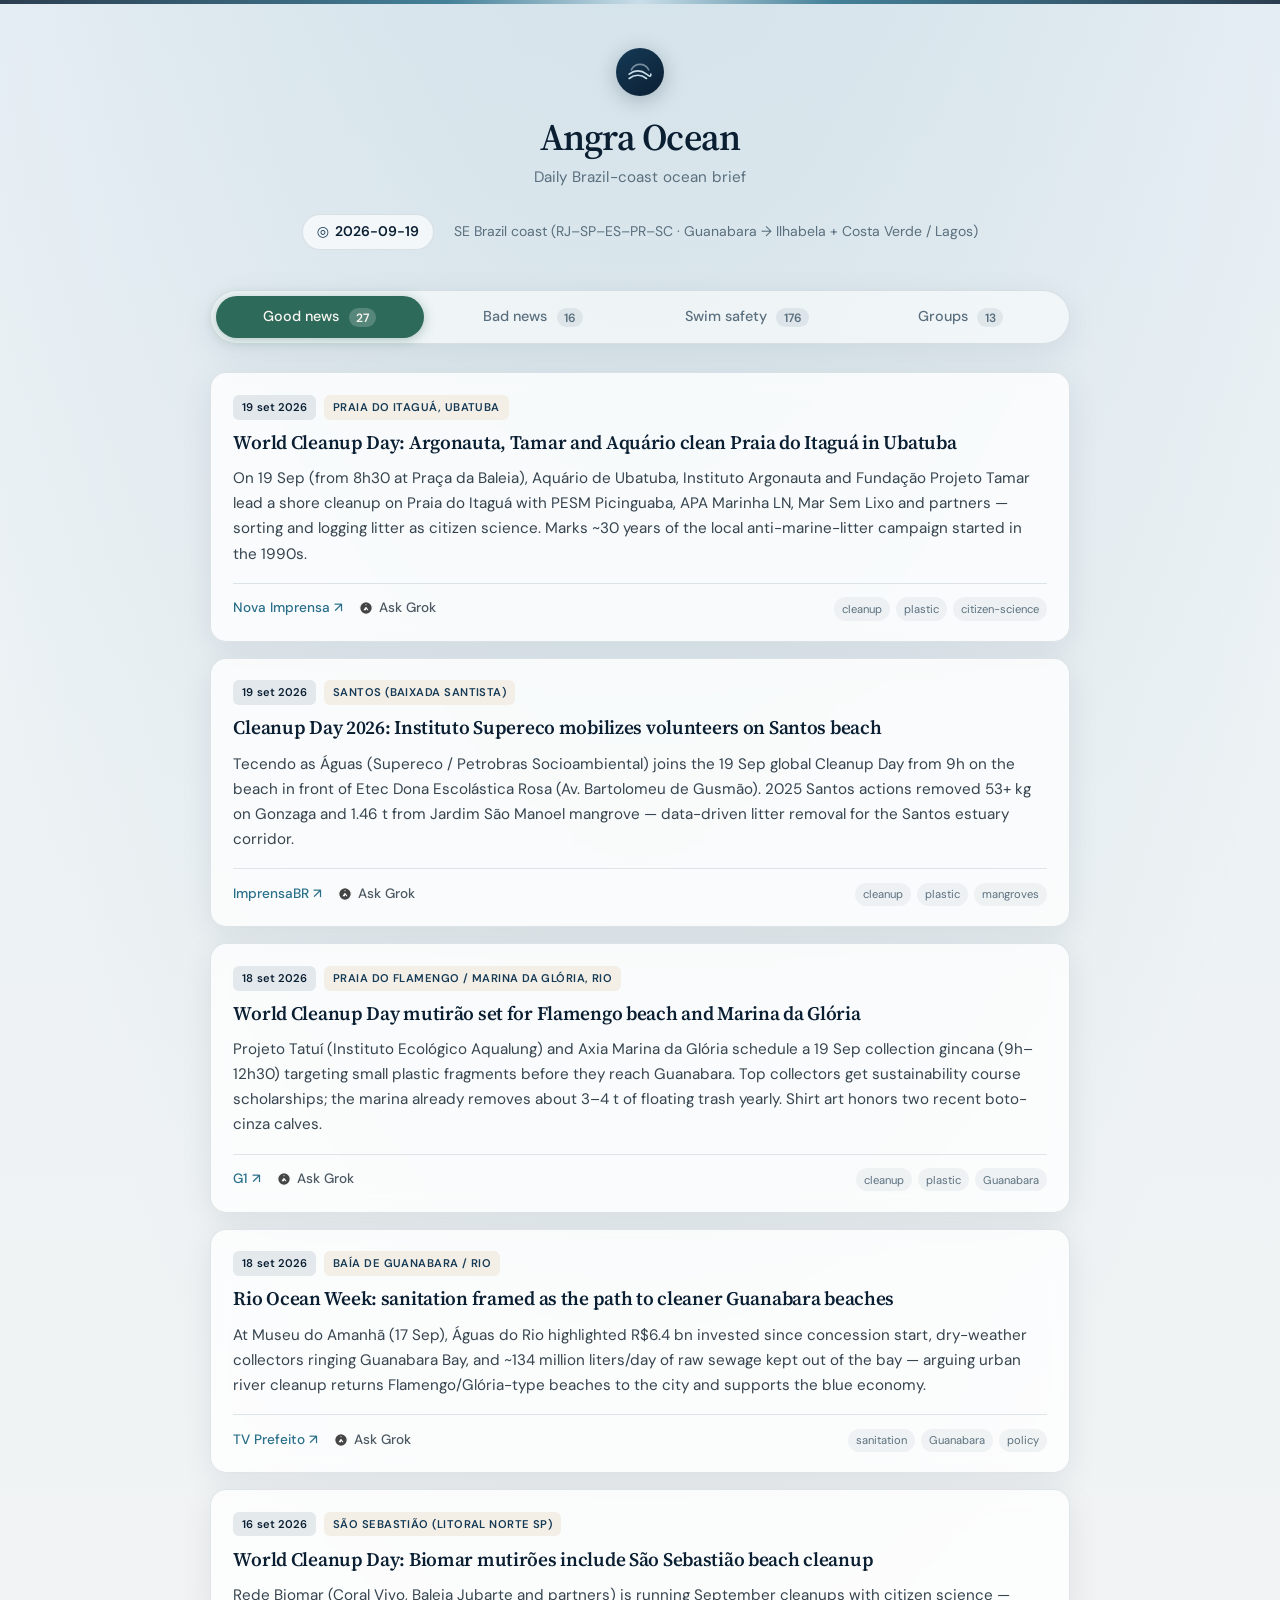
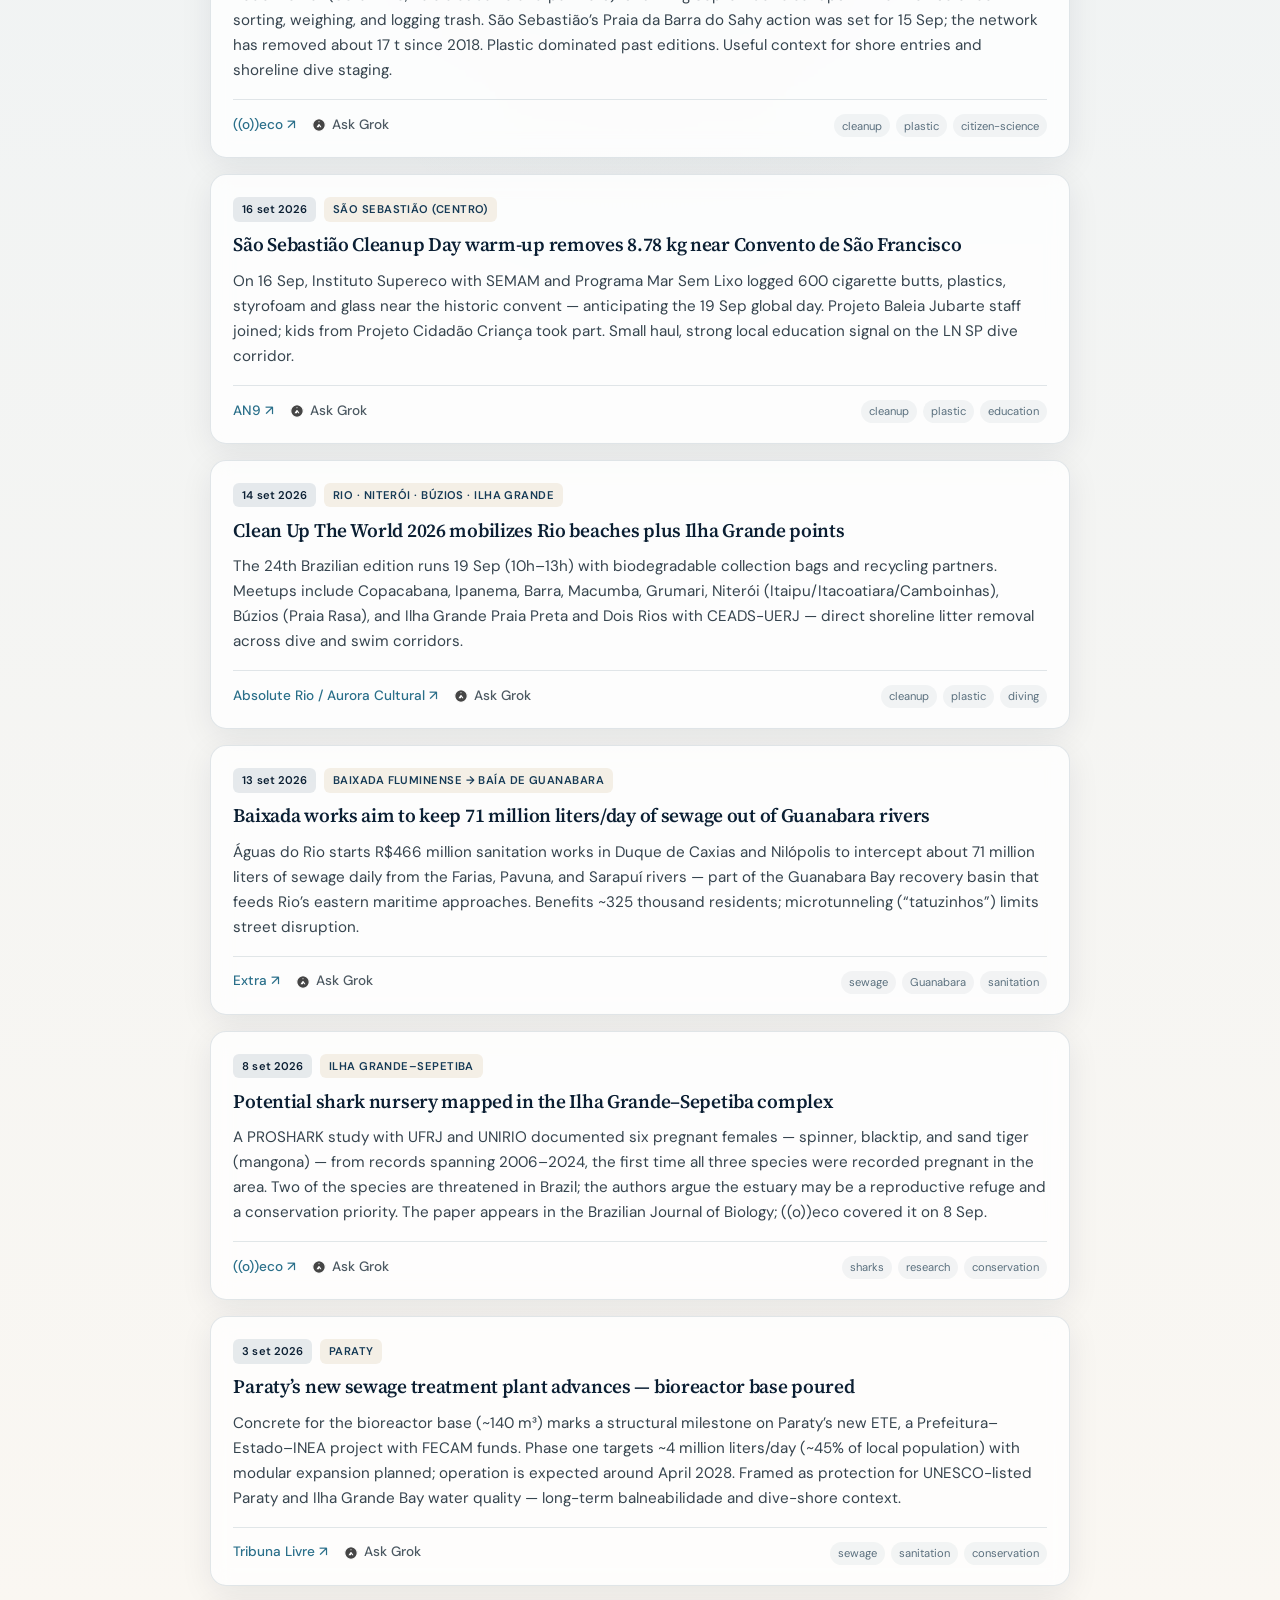
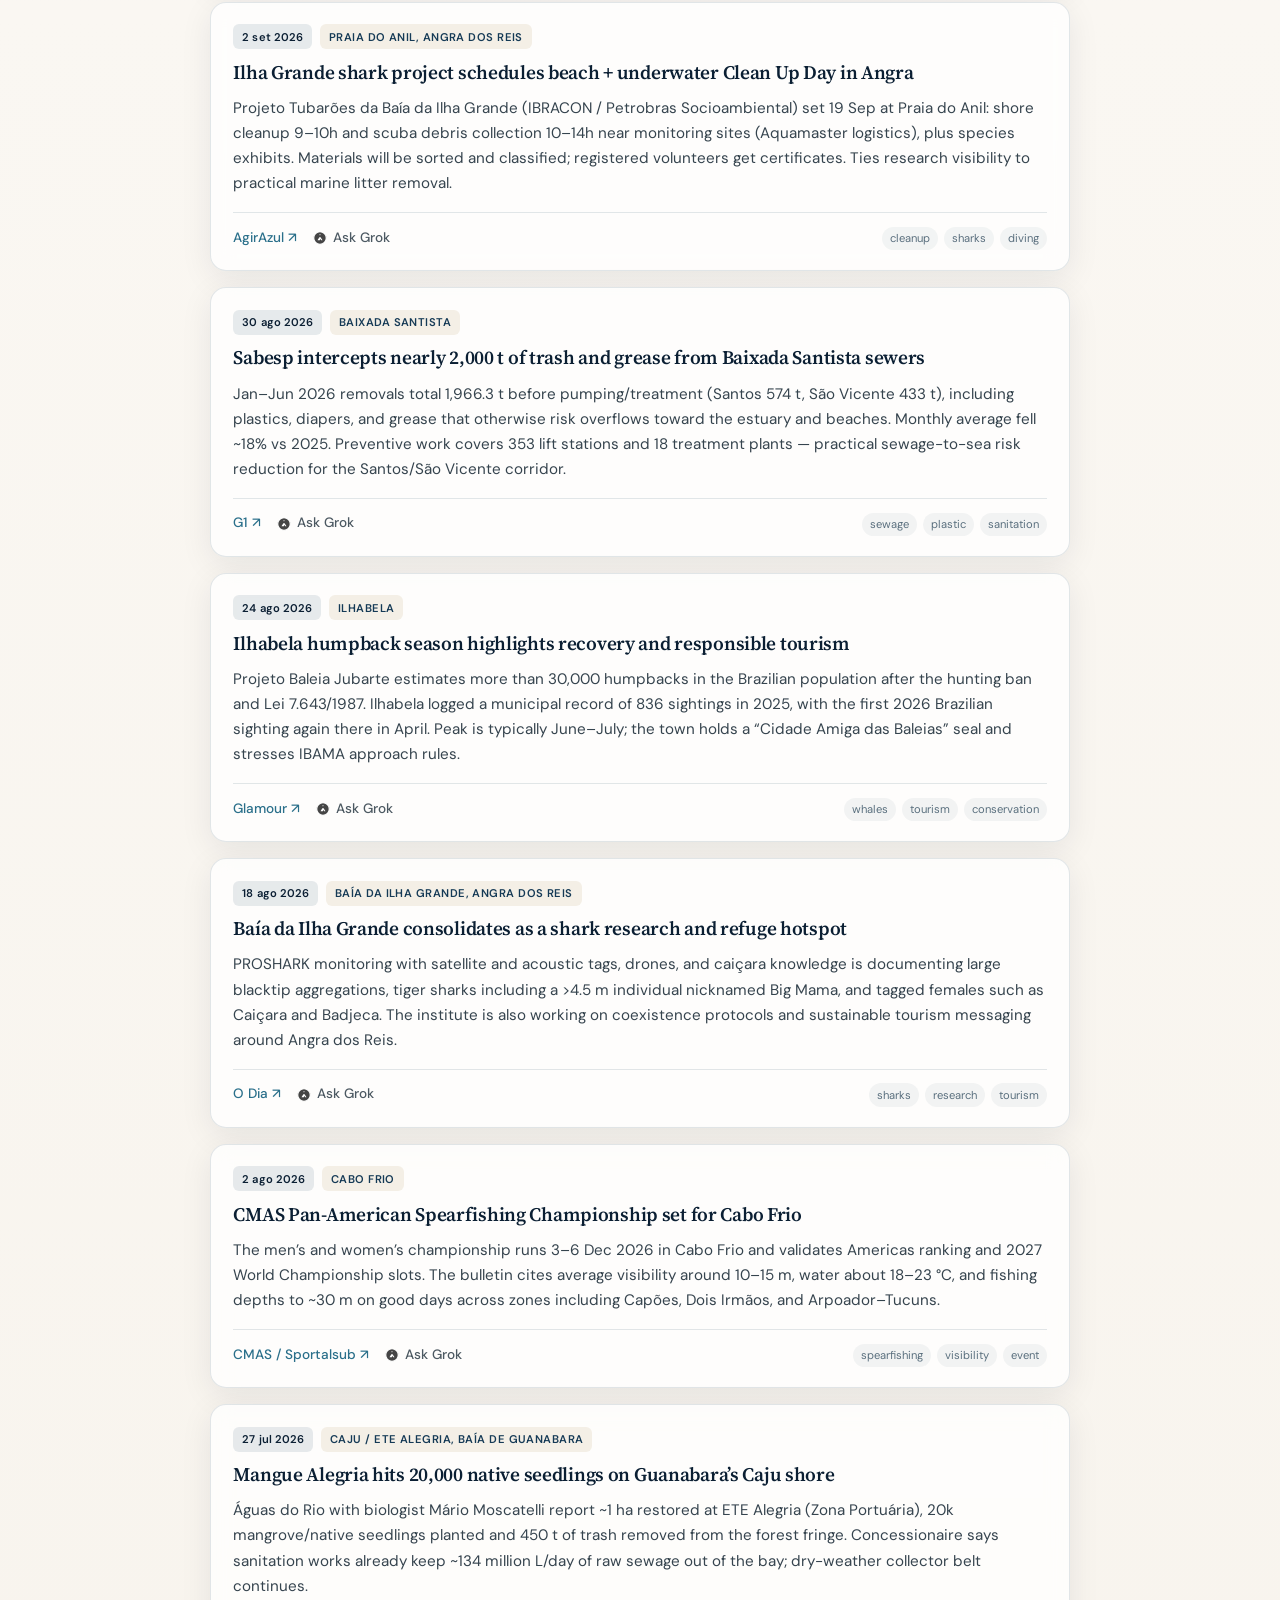
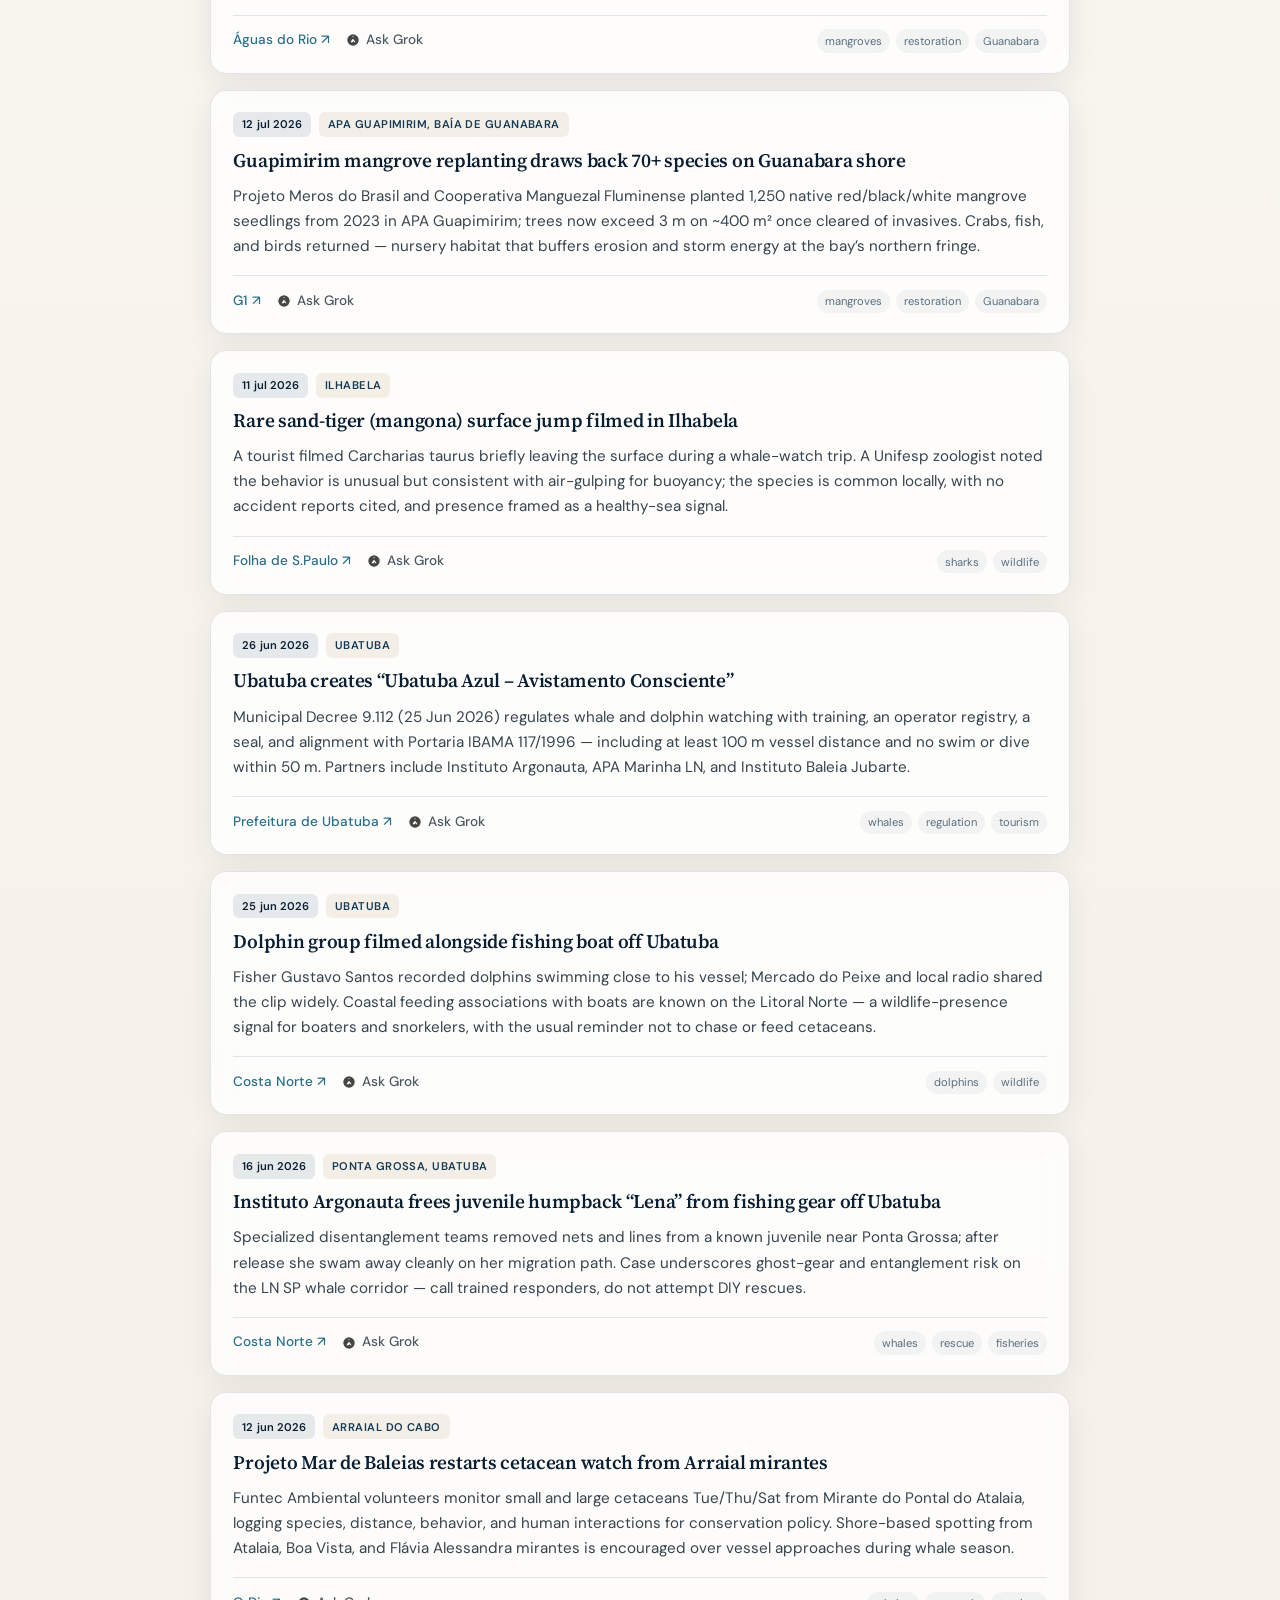
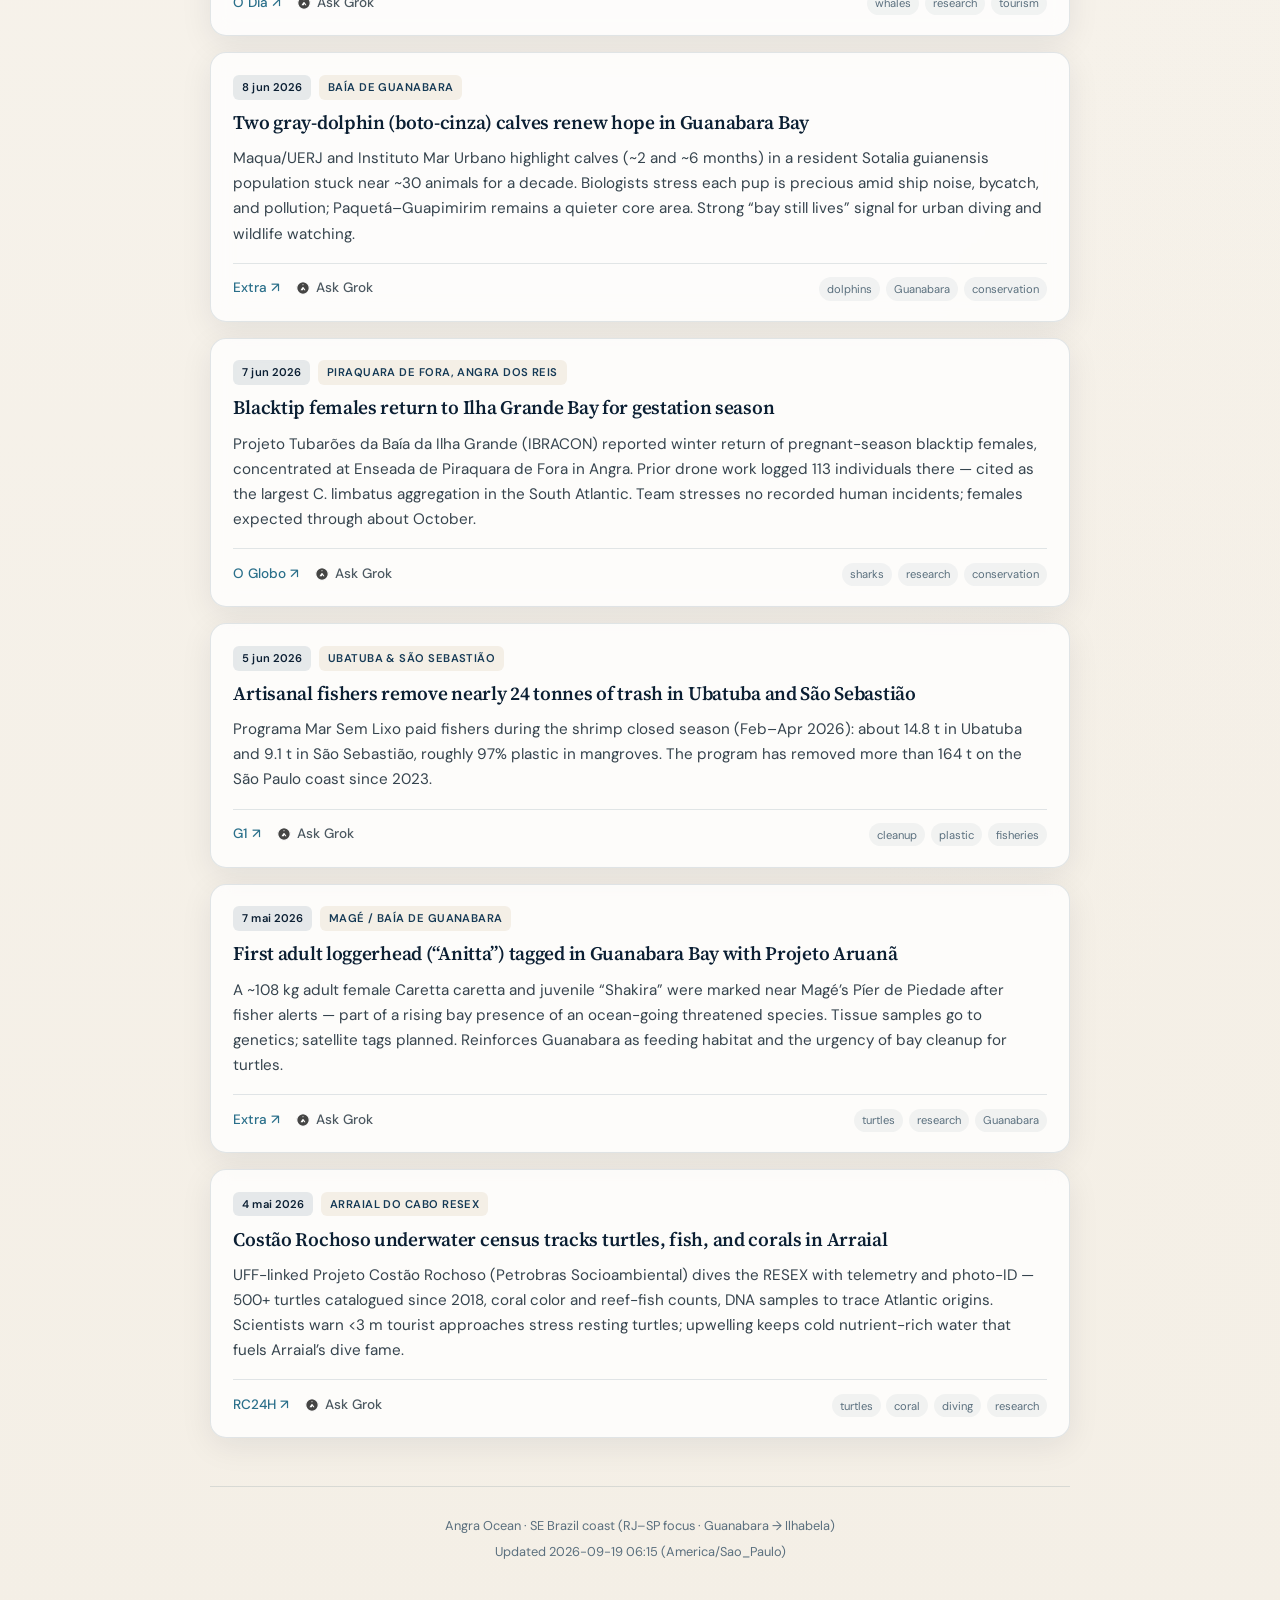
<file: index.html>
<!DOCTYPE html>
<html lang="en">
<head>
  <meta charset="UTF-8" />
  <meta name="viewport" content="width=device-width, initial-scale=1" />
  <meta name="description" content="Angra Ocean — daily SE Brazil coast ocean brief (RJ–SP focus: Guanabara → Ilhabela + nearby)." />
  <title>Angra Ocean</title>
  <link rel="preconnect" href="https://fonts.googleapis.com" />
  <link rel="preconnect" href="https://fonts.gstatic.com" crossorigin />
  <link href="https://fonts.googleapis.com/css2?family=DM+Sans:ital,opsz,wght@0,9..40,400;0,9..40,500;0,9..40,600;1,9..40,400&family=Source+Serif+4:opsz,wght@8..60,600&display=swap" rel="stylesheet" />
  <link rel="stylesheet" href="vendor/leaflet/leaflet.css?v=20260919a" />
  <link rel="stylesheet" href="styles.css?v=20260919a" />
</head>
<body>
  <div class="wave-bar" aria-hidden="true"></div>

  <div class="shell">
    <header class="site-header">
      <div class="mark" aria-hidden="true">
        <svg viewBox="0 0 24 24" fill="none" stroke="currentColor" stroke-width="1.5" stroke-linecap="round" stroke-linejoin="round">
          <path d="M2 14c2.5-2 5-3 8-3s5.5 1 8 3 4 3 4 0" />
          <path d="M2 18c2.5-2 5-3 8-3s5.5 1 8 3" />
          <path d="M4 10c1.5-3 4-5 8-5s6.5 2 8 5" opacity="0.55" />
        </svg>
      </div>
      <h1 class="site-title">Angra Ocean</h1>
      <p class="site-tagline">Daily Brazil-coast ocean brief</p>
      <div class="meta-row">
        <span class="meta-pill">
          <span aria-hidden="true">◎</span>
          <strong id="brief-date">—</strong>
        </span>
        <span class="meta-region" id="brief-region">SE Brazil coast (RJ–SP focus)</span>
      </div>
    </header>

    <div class="tabs" role="tablist" aria-label="Brief sections">
      <button
        type="button"
        class="tab tab-good"
        role="tab"
        id="tab-good"
        aria-selected="true"
        aria-controls="panel-good"
        data-tab="good"
      >
        Good news
        <span class="tab-count" id="count-good">0</span>
      </button>
      <button
        type="button"
        class="tab tab-bad"
        role="tab"
        id="tab-bad"
        aria-selected="false"
        aria-controls="panel-bad"
        data-tab="bad"
      >
        Bad news
        <span class="tab-count" id="count-bad">0</span>
      </button>
      <button
        type="button"
        class="tab tab-swim"
        role="tab"
        id="tab-swim"
        aria-selected="false"
        aria-controls="panel-swim"
        data-tab="swim"
      >
        Swim safety
        <span class="tab-count" id="count-swim">0</span>
      </button>
      <button
        type="button"
        class="tab tab-groups"
        role="tab"
        id="tab-groups"
        aria-selected="false"
        aria-controls="panel-groups"
        data-tab="groups"
      >
        Groups
        <span class="tab-count" id="count-groups">0</span>
      </button>
    </div>

    <main>
      <div id="status" class="status" hidden></div>

      <section
        class="panel is-active"
        role="tabpanel"
        id="panel-good"
        aria-labelledby="tab-good"
      >
        <ul class="feed" id="feed-good"></ul>
        <div class="empty" id="empty-good" hidden>
          <div class="empty-icon" aria-hidden="true">
            <svg viewBox="0 0 24 24" fill="none" stroke="currentColor" stroke-width="1.5">
              <circle cx="12" cy="12" r="9" />
              <path d="M8 13c1.2 1.5 2.8 2.2 4 2.2s2.8-.7 4-2.2" />
              <circle cx="9" cy="10" r="0.8" fill="currentColor" stroke="none" />
              <circle cx="15" cy="10" r="0.8" fill="currentColor" stroke="none" />
            </svg>
          </div>
          <h3>Quiet seas</h3>
          <p>No good-news items for this brief yet. Check back after the next update.</p>
        </div>
      </section>

      <section
        class="panel"
        role="tabpanel"
        id="panel-bad"
        aria-labelledby="tab-bad"
        hidden
      >
        <ul class="feed" id="feed-bad"></ul>
        <div class="empty" id="empty-bad" hidden>
          <div class="empty-icon" aria-hidden="true">
            <svg viewBox="0 0 24 24" fill="none" stroke="currentColor" stroke-width="1.5">
              <path d="M2 14c2.5-2 5-3 8-3s5.5 1 8 3" />
              <path d="M4 18h16" opacity="0.4" />
              <path d="M12 6v4M12 12h.01" />
            </svg>
          </div>
          <h3>All clear</h3>
          <p>No caution items for this brief. Enjoy the calm — and still read local flags.</p>
        </div>
      </section>

      <section
        class="panel"
        role="tabpanel"
        id="panel-swim"
        aria-labelledby="tab-swim"
        hidden
      >
        <div class="swim-map-wrap">
          <div id="swim-map" class="swim-map" role="img" aria-label="Map of swim-safety beaches"></div>
          <p class="swim-map-note">Pins follow official sampling points when known (e.g. Joatinga JT000). Map style matches <a href="banho.html">Praia própria para banho?</a> · status from CETESB/INEA.</p>
        </div>

        <div class="swim-meta" id="swim-meta" hidden>
          <div class="swim-meta-grid">
            <div>
              <span class="swim-meta-label">Bulletin</span>
              <strong id="swim-bulletin-date">—</strong>
            </div>
            <div>
              <span class="swim-meta-label">Source</span>
              <strong id="swim-source">CETESB</strong>
            </div>
            <div>
              <span class="swim-meta-label">Next update</span>
              <strong id="swim-next-update">—</strong>
            </div>
          </div>
          <p class="swim-note" id="swim-note"></p>
          <p class="swim-unsafe-count" id="swim-unsafe-count" hidden></p>
          <div class="swim-links">
            <a id="swim-bulletin-link" class="swim-ext-link" href="#" target="_blank" rel="noopener noreferrer">Official bulletin ↗</a>
            <a id="swim-map-link" class="swim-ext-link" href="#" target="_blank" rel="noopener noreferrer">CETESB map ↗</a>
            <a id="swim-inea-link" class="swim-ext-link" href="https://www.inea.rj.gov.br/ar-agua-e-solo/balneabilidade-das-praias/" target="_blank" rel="noopener noreferrer">INEA Rio bulletin ↗</a>
          </div>
        </div>

        <div class="swim-table-wrap">
          <table class="swim-table" id="swim-table" hidden>
            <thead>
              <tr>
                <th scope="col">Status</th>
                <th scope="col">Beach</th>
                <th scope="col">Municipality</th>
                <th scope="col">Label</th>
                <th scope="col">Indicator</th>
              </tr>
            </thead>
            <tbody id="swim-tbody"></tbody>
          </table>
        </div>

        <div class="empty" id="empty-swim" hidden>
          <div class="empty-icon" aria-hidden="true">
            <svg viewBox="0 0 24 24" fill="none" stroke="currentColor" stroke-width="1.5">
              <path d="M2 14c2.5-2 5-3 8-3s5.5 1 8 3 4 3 4 0" />
              <path d="M2 18c2.5-2 5-3 8-3s5.5 1 8 3" />
              <circle cx="12" cy="8" r="2.5" />
            </svg>
          </div>
          <h3>No swim data</h3>
          <p>Swim-safety bulletin not loaded yet. Check data/swim-safety.json or the official CETESB map.</p>
        </div>
      </section>

      <section
        class="panel"
        role="tabpanel"
        id="panel-groups"
        aria-labelledby="tab-groups"
        hidden
      >
        <div class="groups-meta" id="groups-meta" hidden>
          <p class="groups-method-note" id="groups-method-note"></p>
        </div>

        <div class="groups-table-wrap">
          <table class="groups-table" id="groups-table" hidden>
            <thead>
              <tr>
                <th scope="col">Rank</th>
                <th scope="col">Organization</th>
                <th scope="col">Focus</th>
                <th scope="col">Why / summary</th>
                <th scope="col">Region</th>
                <th scope="col">Link</th>
              </tr>
            </thead>
            <tbody id="groups-tbody"></tbody>
          </table>
        </div>

        <div class="empty" id="empty-groups" hidden>
          <div class="empty-icon" aria-hidden="true">
            <svg viewBox="0 0 24 24" fill="none" stroke="currentColor" stroke-width="1.5">
              <path d="M12 3c-2.5 3.5-6 5.5-6 9.5a6 6 0 0012 0C18 8.5 14.5 6.5 12 3z" />
              <path d="M12 14.5v3M10 17.5h4" opacity="0.55" />
            </svg>
          </div>
          <h3>No groups listed yet</h3>
          <p>Conservation groups for this coast will appear here once data/groups.json is filled in.</p>
        </div>
      </section>

    </main>

    <footer class="site-footer">
      <p>Angra Ocean · SE Brazil coast (RJ–SP focus · Guanabara → Ilhabela)</p>
      <p>Updated <span class="updated-at" id="updated-at">—</span> (America/Sao_Paulo)</p>
    </footer>
  </div>

  <script src="vendor/leaflet/leaflet.js?v=20260919a"></script>
  <script src="app.js?v=20260919a"></script>
</body>
</html>
</file>
<file: vendor/leaflet/leaflet.css>
/* required styles */

.leaflet-pane,
.leaflet-tile,
.leaflet-marker-icon,
.leaflet-marker-shadow,
.leaflet-tile-container,
.leaflet-pane > svg,
.leaflet-pane > canvas,
.leaflet-zoom-box,
.leaflet-image-layer,
.leaflet-layer {
	position: absolute;
	left: 0;
	top: 0;
	}
.leaflet-container {
	overflow: hidden;
	}
.leaflet-tile,
.leaflet-marker-icon,
.leaflet-marker-shadow {
	-webkit-user-select: none;
	   -moz-user-select: none;
	        user-select: none;
	  -webkit-user-drag: none;
	}
/* Prevents IE11 from highlighting tiles in blue */
.leaflet-tile::selection {
	background: transparent;
}
/* Safari renders non-retina tile on retina better with this, but Chrome is worse */
.leaflet-safari .leaflet-tile {
	image-rendering: -webkit-optimize-contrast;
	}
/* hack that prevents hw layers "stretching" when loading new tiles */
.leaflet-safari .leaflet-tile-container {
	width: 1600px;
	height: 1600px;
	-webkit-transform-origin: 0 0;
	}
.leaflet-marker-icon,
.leaflet-marker-shadow {
	display: block;
	}
/* .leaflet-container svg: reset svg max-width decleration shipped in Joomla! (joomla.org) 3.x */
/* .leaflet-container img: map is broken in FF if you have max-width: 100% on tiles */
.leaflet-container .leaflet-overlay-pane svg {
	max-width: none !important;
	max-height: none !important;
	}
.leaflet-container .leaflet-marker-pane img,
.leaflet-container .leaflet-shadow-pane img,
.leaflet-container .leaflet-tile-pane img,
.leaflet-container img.leaflet-image-layer,
.leaflet-container .leaflet-tile {
	max-width: none !important;
	max-height: none !important;
	width: auto;
	padding: 0;
	}

.leaflet-container img.leaflet-tile {
	/* See: https://bugs.chromium.org/p/chromium/issues/detail?id=600120 */
	mix-blend-mode: plus-lighter;
}

.leaflet-container.leaflet-touch-zoom {
	-ms-touch-action: pan-x pan-y;
	touch-action: pan-x pan-y;
	}
.leaflet-container.leaflet-touch-drag {
	-ms-touch-action: pinch-zoom;
	/* Fallback for FF which doesn't support pinch-zoom */
	touch-action: none;
	touch-action: pinch-zoom;
}
.leaflet-container.leaflet-touch-drag.leaflet-touch-zoom {
	-ms-touch-action: none;
	touch-action: none;
}
.leaflet-container {
	-webkit-tap-highlight-color: transparent;
}
.leaflet-container a {
	-webkit-tap-highlight-color: rgba(51, 181, 229, 0.4);
}
.leaflet-tile {
	filter: inherit;
	visibility: hidden;
	}
.leaflet-tile-loaded {
	visibility: inherit;
	}
.leaflet-zoom-box {
	width: 0;
	height: 0;
	-moz-box-sizing: border-box;
	     box-sizing: border-box;
	z-index: 800;
	}
/* workaround for https://bugzilla.mozilla.org/show_bug.cgi?id=888319 */
.leaflet-overlay-pane svg {
	-moz-user-select: none;
	}

.leaflet-pane         { z-index: 400; }

.leaflet-tile-pane    { z-index: 200; }
.leaflet-overlay-pane { z-index: 400; }
.leaflet-shadow-pane  { z-index: 500; }
.leaflet-marker-pane  { z-index: 600; }
.leaflet-tooltip-pane   { z-index: 650; }
.leaflet-popup-pane   { z-index: 700; }

.leaflet-map-pane canvas { z-index: 100; }
.leaflet-map-pane svg    { z-index: 200; }

.leaflet-vml-shape {
	width: 1px;
	height: 1px;
	}
.lvml {
	behavior: url(#default#VML);
	display: inline-block;
	position: absolute;
	}


/* control positioning */

.leaflet-control {
	position: relative;
	z-index: 800;
	pointer-events: visiblePainted; /* IE 9-10 doesn't have auto */
	pointer-events: auto;
	}
.leaflet-top,
.leaflet-bottom {
	position: absolute;
	z-index: 1000;
	pointer-events: none;
	}
.leaflet-top {
	top: 0;
	}
.leaflet-right {
	right: 0;
	}
.leaflet-bottom {
	bottom: 0;
	}
.leaflet-left {
	left: 0;
	}
.leaflet-control {
	float: left;
	clear: both;
	}
.leaflet-right .leaflet-control {
	float: right;
	}
.leaflet-top .leaflet-control {
	margin-top: 10px;
	}
.leaflet-bottom .leaflet-control {
	margin-bottom: 10px;
	}
.leaflet-left .leaflet-control {
	margin-left: 10px;
	}
.leaflet-right .leaflet-control {
	margin-right: 10px;
	}


/* zoom and fade animations */

.leaflet-fade-anim .leaflet-popup {
	opacity: 0;
	-webkit-transition: opacity 0.2s linear;
	   -moz-transition: opacity 0.2s linear;
	        transition: opacity 0.2s linear;
	}
.leaflet-fade-anim .leaflet-map-pane .leaflet-popup {
	opacity: 1;
	}
.leaflet-zoom-animated {
	-webkit-transform-origin: 0 0;
	    -ms-transform-origin: 0 0;
	        transform-origin: 0 0;
	}
svg.leaflet-zoom-animated {
	will-change: transform;
}

.leaflet-zoom-anim .leaflet-zoom-animated {
	-webkit-transition: -webkit-transform 0.25s cubic-bezier(0,0,0.25,1);
	   -moz-transition:    -moz-transform 0.25s cubic-bezier(0,0,0.25,1);
	        transition:         transform 0.25s cubic-bezier(0,0,0.25,1);
	}
.leaflet-zoom-anim .leaflet-tile,
.leaflet-pan-anim .leaflet-tile {
	-webkit-transition: none;
	   -moz-transition: none;
	        transition: none;
	}

.leaflet-zoom-anim .leaflet-zoom-hide {
	visibility: hidden;
	}


/* cursors */

.leaflet-interactive {
	cursor: pointer;
	}
.leaflet-grab {
	cursor: -webkit-grab;
	cursor:    -moz-grab;
	cursor:         grab;
	}
.leaflet-crosshair,
.leaflet-crosshair .leaflet-interactive {
	cursor: crosshair;
	}
.leaflet-popup-pane,
.leaflet-control {
	cursor: auto;
	}
.leaflet-dragging .leaflet-grab,
.leaflet-dragging .leaflet-grab .leaflet-interactive,
.leaflet-dragging .leaflet-marker-draggable {
	cursor: move;
	cursor: -webkit-grabbing;
	cursor:    -moz-grabbing;
	cursor:         grabbing;
	}

/* marker & overlays interactivity */
.leaflet-marker-icon,
.leaflet-marker-shadow,
.leaflet-image-layer,
.leaflet-pane > svg path,
.leaflet-tile-container {
	pointer-events: none;
	}

.leaflet-marker-icon.leaflet-interactive,
.leaflet-image-layer.leaflet-interactive,
.leaflet-pane > svg path.leaflet-interactive,
svg.leaflet-image-layer.leaflet-interactive path {
	pointer-events: visiblePainted; /* IE 9-10 doesn't have auto */
	pointer-events: auto;
	}

/* visual tweaks */

.leaflet-container {
	background: #ddd;
	outline-offset: 1px;
	}
.leaflet-container a {
	color: #0078A8;
	}
.leaflet-zoom-box {
	border: 2px dotted #38f;
	background: rgba(255,255,255,0.5);
	}


/* general typography */
.leaflet-container {
	font-family: "Helvetica Neue", Arial, Helvetica, sans-serif;
	font-size: 12px;
	font-size: 0.75rem;
	line-height: 1.5;
	}


/* general toolbar styles */

.leaflet-bar {
	box-shadow: 0 1px 5px rgba(0,0,0,0.65);
	border-radius: 4px;
	}
.leaflet-bar a {
	background-color: #fff;
	border-bottom: 1px solid #ccc;
	width: 26px;
	height: 26px;
	line-height: 26px;
	display: block;
	text-align: center;
	text-decoration: none;
	color: black;
	}
.leaflet-bar a,
.leaflet-control-layers-toggle {
	background-position: 50% 50%;
	background-repeat: no-repeat;
	display: block;
	}
.leaflet-bar a:hover,
.leaflet-bar a:focus {
	background-color: #f4f4f4;
	}
.leaflet-bar a:first-child {
	border-top-left-radius: 4px;
	border-top-right-radius: 4px;
	}
.leaflet-bar a:last-child {
	border-bottom-left-radius: 4px;
	border-bottom-right-radius: 4px;
	border-bottom: none;
	}
.leaflet-bar a.leaflet-disabled {
	cursor: default;
	background-color: #f4f4f4;
	color: #bbb;
	}

.leaflet-touch .leaflet-bar a {
	width: 30px;
	height: 30px;
	line-height: 30px;
	}
.leaflet-touch .leaflet-bar a:first-child {
	border-top-left-radius: 2px;
	border-top-right-radius: 2px;
	}
.leaflet-touch .leaflet-bar a:last-child {
	border-bottom-left-radius: 2px;
	border-bottom-right-radius: 2px;
	}

/* zoom control */

.leaflet-control-zoom-in,
.leaflet-control-zoom-out {
	font: bold 18px 'Lucida Console', Monaco, monospace;
	text-indent: 1px;
	}

.leaflet-touch .leaflet-control-zoom-in, .leaflet-touch .leaflet-control-zoom-out  {
	font-size: 22px;
	}


/* layers control */

.leaflet-control-layers {
	box-shadow: 0 1px 5px rgba(0,0,0,0.4);
	background: #fff;
	border-radius: 5px;
	}
.leaflet-control-layers-toggle {
	background-image: url(images/layers.png);
	width: 36px;
	height: 36px;
	}
.leaflet-retina .leaflet-control-layers-toggle {
	background-image: url(images/layers-2x.png);
	background-size: 26px 26px;
	}
.leaflet-touch .leaflet-control-layers-toggle {
	width: 44px;
	height: 44px;
	}
.leaflet-control-layers .leaflet-control-layers-list,
.leaflet-control-layers-expanded .leaflet-control-layers-toggle {
	display: none;
	}
.leaflet-control-layers-expanded .leaflet-control-layers-list {
	display: block;
	position: relative;
	}
.leaflet-control-layers-expanded {
	padding: 6px 10px 6px 6px;
	color: #333;
	background: #fff;
	}
.leaflet-control-layers-scrollbar {
	overflow-y: scroll;
	overflow-x: hidden;
	padding-right: 5px;
	}
.leaflet-control-layers-selector {
	margin-top: 2px;
	position: relative;
	top: 1px;
	}
.leaflet-control-layers label {
	display: block;
	font-size: 13px;
	font-size: 1.08333em;
	}
.leaflet-control-layers-separator {
	height: 0;
	border-top: 1px solid #ddd;
	margin: 5px -10px 5px -6px;
	}

/* Default icon URLs */
.leaflet-default-icon-path { /* used only in path-guessing heuristic, see L.Icon.Default */
	background-image: url(images/marker-icon.png);
	}


/* attribution and scale controls */

.leaflet-container .leaflet-control-attribution {
	background: #fff;
	background: rgba(255, 255, 255, 0.8);
	margin: 0;
	}
.leaflet-control-attribution,
.leaflet-control-scale-line {
	padding: 0 5px;
	color: #333;
	line-height: 1.4;
	}
.leaflet-control-attribution a {
	text-decoration: none;
	}
.leaflet-control-attribution a:hover,
.leaflet-control-attribution a:focus {
	text-decoration: underline;
	}
.leaflet-attribution-flag {
	display: inline !important;
	vertical-align: baseline !important;
	width: 1em;
	height: 0.6669em;
	}
.leaflet-left .leaflet-control-scale {
	margin-left: 5px;
	}
.leaflet-bottom .leaflet-control-scale {
	margin-bottom: 5px;
	}
.leaflet-control-scale-line {
	border: 2px solid #777;
	border-top: none;
	line-height: 1.1;
	padding: 2px 5px 1px;
	white-space: nowrap;
	-moz-box-sizing: border-box;
	     box-sizing: border-box;
	background: rgba(255, 255, 255, 0.8);
	text-shadow: 1px 1px #fff;
	}
.leaflet-control-scale-line:not(:first-child) {
	border-top: 2px solid #777;
	border-bottom: none;
	margin-top: -2px;
	}
.leaflet-control-scale-line:not(:first-child):not(:last-child) {
	border-bottom: 2px solid #777;
	}

.leaflet-touch .leaflet-control-attribution,
.leaflet-touch .leaflet-control-layers,
.leaflet-touch .leaflet-bar {
	box-shadow: none;
	}
.leaflet-touch .leaflet-control-layers,
.leaflet-touch .leaflet-bar {
	border: 2px solid rgba(0,0,0,0.2);
	background-clip: padding-box;
	}


/* popup */

.leaflet-popup {
	position: absolute;
	text-align: center;
	margin-bottom: 20px;
	}
.leaflet-popup-content-wrapper {
	padding: 1px;
	text-align: left;
	border-radius: 12px;
	}
.leaflet-popup-content {
	margin: 13px 24px 13px 20px;
	line-height: 1.3;
	font-size: 13px;
	font-size: 1.08333em;
	min-height: 1px;
	}
.leaflet-popup-content p {
	margin: 17px 0;
	margin: 1.3em 0;
	}
.leaflet-popup-tip-container {
	width: 40px;
	height: 20px;
	position: absolute;
	left: 50%;
	margin-top: -1px;
	margin-left: -20px;
	overflow: hidden;
	pointer-events: none;
	}
.leaflet-popup-tip {
	width: 17px;
	height: 17px;
	padding: 1px;

	margin: -10px auto 0;
	pointer-events: auto;

	-webkit-transform: rotate(45deg);
	   -moz-transform: rotate(45deg);
	    -ms-transform: rotate(45deg);
	        transform: rotate(45deg);
	}
.leaflet-popup-content-wrapper,
.leaflet-popup-tip {
	background: white;
	color: #333;
	box-shadow: 0 3px 14px rgba(0,0,0,0.4);
	}
.leaflet-container a.leaflet-popup-close-button {
	position: absolute;
	top: 0;
	right: 0;
	border: none;
	text-align: center;
	width: 24px;
	height: 24px;
	font: 16px/24px Tahoma, Verdana, sans-serif;
	color: #757575;
	text-decoration: none;
	background: transparent;
	}
.leaflet-container a.leaflet-popup-close-button:hover,
.leaflet-container a.leaflet-popup-close-button:focus {
	color: #585858;
	}
.leaflet-popup-scrolled {
	overflow: auto;
	}

.leaflet-oldie .leaflet-popup-content-wrapper {
	-ms-zoom: 1;
	}
.leaflet-oldie .leaflet-popup-tip {
	width: 24px;
	margin: 0 auto;

	-ms-filter: "progid:DXImageTransform.Microsoft.Matrix(M11=0.70710678, M12=0.70710678, M21=-0.70710678, M22=0.70710678)";
	filter: progid:DXImageTransform.Microsoft.Matrix(M11=0.70710678, M12=0.70710678, M21=-0.70710678, M22=0.70710678);
	}

.leaflet-oldie .leaflet-control-zoom,
.leaflet-oldie .leaflet-control-layers,
.leaflet-oldie .leaflet-popup-content-wrapper,
.leaflet-oldie .leaflet-popup-tip {
	border: 1px solid #999;
	}


/* div icon */

.leaflet-div-icon {
	background: #fff;
	border: 1px solid #666;
	}


/* Tooltip */
/* Base styles for the element that has a tooltip */
.leaflet-tooltip {
	position: absolute;
	padding: 6px;
	background-color: #fff;
	border: 1px solid #fff;
	border-radius: 3px;
	color: #222;
	white-space: nowrap;
	-webkit-user-select: none;
	-moz-user-select: none;
	-ms-user-select: none;
	user-select: none;
	pointer-events: none;
	box-shadow: 0 1px 3px rgba(0,0,0,0.4);
	}
.leaflet-tooltip.leaflet-interactive {
	cursor: pointer;
	pointer-events: auto;
	}
.leaflet-tooltip-top:before,
.leaflet-tooltip-bottom:before,
.leaflet-tooltip-left:before,
.leaflet-tooltip-right:before {
	position: absolute;
	pointer-events: none;
	border: 6px solid transparent;
	background: transparent;
	content: "";
	}

/* Directions */

.leaflet-tooltip-bottom {
	margin-top: 6px;
}
.leaflet-tooltip-top {
	margin-top: -6px;
}
.leaflet-tooltip-bottom:before,
.leaflet-tooltip-top:before {
	left: 50%;
	margin-left: -6px;
	}
.leaflet-tooltip-top:before {
	bottom: 0;
	margin-bottom: -12px;
	border-top-color: #fff;
	}
.leaflet-tooltip-bottom:before {
	top: 0;
	margin-top: -12px;
	margin-left: -6px;
	border-bottom-color: #fff;
	}
.leaflet-tooltip-left {
	margin-left: -6px;
}
.leaflet-tooltip-right {
	margin-left: 6px;
}
.leaflet-tooltip-left:before,
.leaflet-tooltip-right:before {
	top: 50%;
	margin-top: -6px;
	}
.leaflet-tooltip-left:before {
	right: 0;
	margin-right: -12px;
	border-left-color: #fff;
	}
.leaflet-tooltip-right:before {
	left: 0;
	margin-left: -12px;
	border-right-color: #fff;
	}

/* Printing */

@media print {
	/* Prevent printers from removing background-images of controls. */
	.leaflet-control {
		-webkit-print-color-adjust: exact;
		print-color-adjust: exact;
		}
	}
</file>
<file: styles.css>
/* Angra Ocean — calm Brazil-coast brief */

:root {
  --deep: #0b1f33;
  --ocean: #153a56;
  --mid: #1e4d6b;
  --teal: #2a6f8a;
  --foam: #c8dde8;
  --sand: #f4efe6;
  --cream: #faf7f2;
  --ink: #1a2a36;
  --muted: #5a6f7e;
  --good: #2d6a5a;
  --good-soft: #e8f3ef;
  --bad: #8b4a3a;
  --bad-soft: #f7ebe8;
  --groups: #3d5c4a;
  --groups-soft: #e8f0eb;
  --line: rgba(21, 58, 86, 0.12);
  --shadow: 0 8px 32px rgba(11, 31, 51, 0.08);
  --radius: 16px;
  --font: "Source Serif 4", "Iowan Old Style", "Palatino Linotype", Palatino, Georgia, serif;
  --sans: "DM Sans", system-ui, -apple-system, "Segoe UI", Roboto, sans-serif;
}

*,
*::before,
*::after {
  box-sizing: border-box;
}

html {
  scroll-behavior: smooth;
}

body {
  margin: 0;
  min-height: 100vh;
  font-family: var(--sans);
  font-size: 1rem;
  line-height: 1.65;
  color: var(--ink);
  background:
    radial-gradient(ellipse 120% 80% at 50% -20%, rgba(42, 111, 138, 0.18), transparent 55%),
    radial-gradient(ellipse 80% 50% at 100% 100%, rgba(244, 239, 230, 0.9), transparent 45%),
    linear-gradient(180deg, #e8f0f5 0%, var(--cream) 40%, var(--sand) 100%);
  -webkit-font-smoothing: antialiased;
}

.wave-bar {
  height: 4px;
  background: linear-gradient(
    90deg,
    var(--deep) 0%,
    var(--teal) 35%,
    var(--foam) 50%,
    var(--teal) 65%,
    var(--deep) 100%
  );
  opacity: 0.85;
}

.shell {
  width: min(860px, 100% - 2rem);
  margin: 0 auto;
  padding: 2.75rem 0 4rem;
}

/* Header */
.site-header {
  text-align: center;
  margin-bottom: 2.5rem;
}

.mark {
  display: inline-flex;
  align-items: center;
  justify-content: center;
  width: 48px;
  height: 48px;
  margin-bottom: 1.25rem;
  border-radius: 50%;
  background: linear-gradient(145deg, var(--ocean), var(--deep));
  box-shadow: 0 4px 20px rgba(11, 31, 51, 0.25);
  color: var(--foam);
}

.mark svg {
  width: 26px;
  height: 26px;
}

.site-title {
  margin: 0 0 0.35rem;
  font-family: var(--font);
  font-weight: 600;
  font-size: clamp(1.85rem, 5vw, 2.35rem);
  letter-spacing: -0.02em;
  color: var(--deep);
  line-height: 1.15;
}

.site-tagline {
  margin: 0 0 1.5rem;
  font-size: 0.95rem;
  color: var(--muted);
  letter-spacing: 0.01em;
}

.meta-row {
  display: flex;
  flex-wrap: wrap;
  align-items: center;
  justify-content: center;
  gap: 0.65rem 1.25rem;
  font-size: 0.875rem;
  color: var(--ocean);
}

.meta-pill {
  display: inline-flex;
  align-items: center;
  gap: 0.4rem;
  padding: 0.35rem 0.85rem;
  border-radius: 999px;
  background: rgba(255, 255, 255, 0.65);
  border: 1px solid var(--line);
  backdrop-filter: blur(8px);
}

.meta-pill strong {
  font-weight: 600;
  font-variant-numeric: tabular-nums;
  color: var(--deep);
}

.meta-region {
  color: var(--muted);
}

/* Tabs */
.tabs {
  display: flex;
  gap: 0.35rem;
  padding: 0.3rem;
  margin-bottom: 1.75rem;
  border-radius: 999px;
  background: rgba(255, 255, 255, 0.55);
  border: 1px solid var(--line);
  box-shadow: var(--shadow);
}

.tab {
  flex: 1;
  appearance: none;
  border: none;
  cursor: pointer;
  font-family: var(--sans);
  font-size: 0.9rem;
  font-weight: 500;
  padding: 0.7rem 1rem;
  border-radius: 999px;
  color: var(--muted);
  background: transparent;
  transition: color 0.25s ease, background 0.25s ease, box-shadow 0.25s ease;
}

.tab:hover {
  color: var(--ocean);
}

.tab:focus-visible {
  outline: 2px solid var(--teal);
  outline-offset: 2px;
}

.tab[aria-selected="true"] {
  color: var(--cream);
  background: var(--ocean);
  box-shadow: 0 2px 12px rgba(21, 58, 86, 0.35);
}

.tab[aria-selected="true"].tab-good {
  background: var(--good);
  box-shadow: 0 2px 12px rgba(45, 106, 90, 0.35);
}

.tab[aria-selected="true"].tab-bad {
  background: var(--bad);
  box-shadow: 0 2px 12px rgba(139, 74, 58, 0.3);
}

.tab-count {
  display: inline-block;
  margin-left: 0.35rem;
  padding: 0.1rem 0.45rem;
  border-radius: 999px;
  font-size: 0.75rem;
  font-weight: 600;
  font-variant-numeric: tabular-nums;
  background: rgba(255, 255, 255, 0.2);
  vertical-align: middle;
}

.tab[aria-selected="false"] .tab-count {
  background: rgba(21, 58, 86, 0.08);
  color: var(--muted);
}

/* Panels */
.panel {
  display: none;
  animation: fadeIn 0.35s ease;
}

.panel.is-active {
  display: block;
}

/* Ensure hidden attribute always wins over .is-active */
.panel[hidden] {
  display: none !important;
}

@keyframes fadeIn {
  from {
    opacity: 0;
    transform: translateY(6px);
  }
  to {
    opacity: 1;
    transform: translateY(0);
  }
}

.feed {
  list-style: none;
  margin: 0;
  padding: 0;
  display: flex;
  flex-direction: column;
  gap: 1rem;
}

/* Cards */
.card {
  position: relative;
  padding: 1.35rem 1.4rem 1.25rem;
  border-radius: var(--radius);
  background: rgba(255, 255, 255, 0.78);
  border: 1px solid var(--line);
  box-shadow: var(--shadow);
  backdrop-filter: blur(10px);
  transition: border-color 0.2s ease, box-shadow 0.2s ease;
}

.card:hover {
  border-color: rgba(21, 58, 86, 0.22);
  box-shadow: 0 10px 36px rgba(11, 31, 51, 0.1);
}

.card.is-example {
  border-style: dashed;
}

.card-top {
  display: flex;
  flex-wrap: wrap;
  align-items: center;
  gap: 0.5rem;
  margin-bottom: 0.65rem;
}

.badge {
  font-size: 0.7rem;
  font-weight: 600;
  letter-spacing: 0.04em;
  text-transform: uppercase;
  padding: 0.2rem 0.55rem;
  border-radius: 6px;
}

.badge-example {
  background: rgba(21, 58, 86, 0.08);
  color: var(--muted);
}

.badge-location {
  background: var(--sand);
  color: var(--ocean);
}

.badge-date {
  background: rgba(21, 58, 86, 0.1);
  color: var(--deep);
  text-transform: none;
  letter-spacing: 0.01em;
  font-variant-numeric: tabular-nums;
}

.card-title {
  margin: 0 0 0.65rem;
  font-family: var(--font);
  font-size: 1.2rem;
  font-weight: 600;
  line-height: 1.35;
  letter-spacing: -0.015em;
  color: var(--deep);
}

.card-summary {
  margin: 0 0 1rem;
  color: var(--ink);
  opacity: 0.88;
  font-size: 0.95rem;
}

.card-footer {
  display: flex;
  flex-wrap: wrap;
  align-items: center;
  justify-content: space-between;
  gap: 0.75rem;
  padding-top: 0.85rem;
  border-top: 1px solid var(--line);
}

.source-link {
  font-size: 0.85rem;
  font-weight: 500;
  color: var(--teal);
  text-decoration: none;
  border-bottom: 1px solid transparent;
  transition: border-color 0.2s ease, color 0.2s ease;
}

.source-link:hover {
  color: var(--ocean);
  border-bottom-color: var(--ocean);
}

.source-link:focus-visible {
  outline: 2px solid var(--teal);
  outline-offset: 3px;
  border-radius: 2px;
}

.tags {
  display: flex;
  flex-wrap: wrap;
  gap: 0.35rem;
}

.tag {
  font-size: 0.7rem;
  color: var(--muted);
  padding: 0.15rem 0.5rem;
  border-radius: 999px;
  background: rgba(21, 58, 86, 0.05);
}

/* Empty state */
.empty {
  text-align: center;
  padding: 3rem 1.5rem;
  border-radius: var(--radius);
  background: rgba(255, 255, 255, 0.5);
  border: 1px dashed var(--line);
}

.empty-icon {
  width: 40px;
  height: 40px;
  margin: 0 auto 1rem;
  color: var(--teal);
  opacity: 0.6;
}

.empty h3 {
  margin: 0 0 0.4rem;
  font-family: var(--font);
  font-size: 1.15rem;
  font-weight: 600;
  color: var(--deep);
}

.empty p {
  margin: 0;
  font-size: 0.9rem;
  color: var(--muted);
  max-width: 28ch;
  margin-inline: auto;
}

/* Error / loading */
.status {
  text-align: center;
  padding: 2.5rem 1rem;
  color: var(--muted);
  font-size: 0.95rem;
}

.status.error {
  color: var(--bad);
}

/* Footer */
.site-footer {
  margin-top: 3rem;
  padding-top: 1.5rem;
  border-top: 1px solid var(--line);
  text-align: center;
  font-size: 0.8rem;
  color: var(--muted);
}

.site-footer p {
  margin: 0.25rem 0;
}

.updated-at {
  font-variant-numeric: tabular-nums;
}

@media (max-width: 480px) {
  .shell {
    width: min(100% - 1.25rem, 860px);
    padding-top: 2rem;
  }

  .card {
    padding: 1.15rem 1.1rem 1.05rem;
  }

  .card-title {
    font-size: 1.1rem;
  }

  .tab {
    font-size: 0.85rem;
    padding: 0.65rem 0.75rem;
  }
}

@media (prefers-reduced-motion: reduce) {
  *,
  *::before,
  *::after {
    animation-duration: 0.01ms !important;
    transition-duration: 0.01ms !important;
  }
}

/* Third tab — swim */
.tab[aria-selected="true"].tab-swim {
  background: var(--teal);
  box-shadow: 0 2px 12px rgba(42, 111, 138, 0.35);
}

.tabs {
  flex-wrap: nowrap;
}

@media (max-width: 560px) {
  .tabs {
    flex-wrap: wrap;
    border-radius: 18px;
  }

  .tab {
    flex: 1 1 calc(50% - 0.35rem);
    font-size: 0.8rem;
    padding: 0.6rem 0.5rem;
  }
}

/* Card footer links (source + Grok) */
.card-links {
  display: flex;
  flex-wrap: wrap;
  align-items: center;
  gap: 0.75rem 1rem;
}

.grok-link {
  display: inline-flex;
  align-items: center;
  gap: 0.35rem;
  font-size: 0.85rem;
  font-weight: 500;
  color: var(--ink);
  text-decoration: none;
  opacity: 0.78;
  border-bottom: 1px solid transparent;
  transition: opacity 0.2s ease, border-color 0.2s ease, color 0.2s ease;
}

.grok-link:hover {
  opacity: 1;
  color: var(--deep);
  border-bottom-color: var(--deep);
}

.grok-link:focus-visible {
  outline: 2px solid var(--teal);
  outline-offset: 3px;
  border-radius: 2px;
}

.grok-icon {
  flex-shrink: 0;
  display: block;
  border-radius: 50%;
}


/* Swim map */
.swim-map-wrap {
  margin-bottom: 1.25rem;
}

.swim-map {
  height: 310px;
  width: 100%;
  border-radius: var(--radius);
  border: 1px solid var(--line);
  box-shadow: var(--shadow);
  background: rgba(200, 220, 230, 0.45);
  z-index: 0;
  overflow: hidden;
}

.swim-map.is-empty {
  display: flex;
  align-items: center;
  justify-content: center;
}

.swim-map-note {
  margin: 0.5rem 0 0;
  font-size: 0.75rem;
  color: var(--muted);
  line-height: 1.4;
}

.swim-map .leaflet-popup-content-wrapper {
  border-radius: 10px;
  box-shadow: 0 4px 16px rgba(21, 58, 86, 0.15);
  font-family: "DM Sans", system-ui, sans-serif;
}

.swim-map .leaflet-popup-content {
  margin: 0.75rem 0.9rem;
  font-size: 0.85rem;
  line-height: 1.45;
  color: var(--ink);
}

.swim-map .leaflet-popup-content strong {
  color: var(--deep);
  font-weight: 600;
}

.swim-map .leaflet-container a {
  color: var(--teal);
}

@media (max-width: 560px) {
  .swim-map {
    height: 280px;
  }
}

/* Swim panel */
.swim-meta {
  margin-bottom: 1.25rem;
  padding: 1.15rem 1.25rem;
  border-radius: var(--radius);
  background: rgba(255, 255, 255, 0.78);
  border: 1px solid var(--line);
  box-shadow: var(--shadow);
}

.swim-meta-grid {
  display: grid;
  grid-template-columns: repeat(3, 1fr);
  gap: 0.75rem 1rem;
  margin-bottom: 0.85rem;
}

@media (max-width: 560px) {
  .swim-meta-grid {
    grid-template-columns: 1fr;
  }
}

.swim-meta-label {
  display: block;
  font-size: 0.7rem;
  font-weight: 600;
  letter-spacing: 0.04em;
  text-transform: uppercase;
  color: var(--muted);
  margin-bottom: 0.2rem;
}

.swim-meta strong {
  font-size: 0.95rem;
  font-weight: 600;
  color: var(--deep);
  font-variant-numeric: tabular-nums;
}

.swim-note {
  margin: 0 0 0.65rem;
  font-size: 0.85rem;
  color: var(--muted);
  line-height: 1.55;
}

.swim-unsafe-count {
  margin: 0 0 0.85rem;
  font-size: 0.8rem;
  font-weight: 600;
  color: var(--bad);
}

.swim-links {
  display: flex;
  flex-wrap: wrap;
  gap: 0.75rem 1.25rem;
}

.swim-ext-link {
  font-size: 0.85rem;
  font-weight: 500;
  color: var(--teal);
  text-decoration: none;
  border-bottom: 1px solid transparent;
  transition: border-color 0.2s ease, color 0.2s ease;
}

.swim-ext-link:hover {
  color: var(--ocean);
  border-bottom-color: var(--ocean);
}

.swim-table-wrap {
  overflow-x: auto;
  border-radius: var(--radius);
  background: rgba(255, 255, 255, 0.78);
  border: 1px solid var(--line);
  box-shadow: var(--shadow);
}

.swim-table {
  width: 100%;
  border-collapse: collapse;
  font-size: 0.875rem;
}

.swim-table th,
.swim-table td {
  padding: 0.65rem 0.85rem;
  text-align: left;
  border-bottom: 1px solid var(--line);
  vertical-align: middle;
}

.swim-table th {
  font-size: 0.7rem;
  font-weight: 600;
  letter-spacing: 0.04em;
  text-transform: uppercase;
  color: var(--muted);
  background: rgba(21, 58, 86, 0.04);
  white-space: nowrap;
}

.swim-table tbody tr:last-child td {
  border-bottom: none;
}

.swim-table tbody tr:hover td {
  background: rgba(42, 111, 138, 0.04);
}

.swim-table td:first-child {
  width: 3rem;
  text-align: center;
}

.status-dot {
  display: inline-block;
  width: 0.65rem;
  height: 0.65rem;
  border-radius: 50%;
  vertical-align: middle;
  box-shadow: 0 0 0 2px rgba(255, 255, 255, 0.9);
}

.status-dot.red {
  background: #c45c4a;
}

.status-dot.orange {
  background: #d4893a;
}

.status-dot.green {
  background: #3a9a78;
}

/* Fourth tab — groups (conservation) */
.tab[aria-selected="true"].tab-groups {
  background: var(--groups);
  box-shadow: 0 2px 12px rgba(61, 92, 74, 0.35);
}

/* Groups panel */
.groups-meta {
  margin-bottom: 1.25rem;
  padding: 1.15rem 1.25rem;
  border-radius: var(--radius);
  background: rgba(255, 255, 255, 0.78);
  border: 1px solid var(--line);
  box-shadow: var(--shadow);
}

.groups-method-note {
  margin: 0;
  font-size: 0.85rem;
  color: var(--muted);
  line-height: 1.55;
}

.groups-table-wrap {
  overflow-x: auto;
  border-radius: var(--radius);
  background: rgba(255, 255, 255, 0.78);
  border: 1px solid var(--line);
  box-shadow: var(--shadow);
}

.groups-table {
  width: 100%;
  border-collapse: collapse;
  font-size: 0.875rem;
}

.groups-table th,
.groups-table td {
  padding: 0.65rem 0.85rem;
  text-align: left;
  border-bottom: 1px solid var(--line);
  vertical-align: top;
}

.groups-table th {
  font-size: 0.7rem;
  font-weight: 600;
  letter-spacing: 0.04em;
  text-transform: uppercase;
  color: var(--muted);
  background: rgba(21, 58, 86, 0.04);
  white-space: nowrap;
}

.groups-table tbody tr:last-child td {
  border-bottom: none;
}

.groups-table tbody tr:hover td {
  background: rgba(61, 92, 74, 0.04);
}

.groups-rank {
  width: 3rem;
  font-variant-numeric: tabular-nums;
  font-weight: 600;
  color: var(--groups);
  text-align: center;
  vertical-align: middle;
}

.groups-why {
  max-width: 28ch;
  color: var(--ink);
  opacity: 0.9;
  font-size: 0.85rem;
  line-height: 1.5;
}

.groups-ext-link {
  font-size: 0.85rem;
  font-weight: 500;
  color: var(--teal);
  text-decoration: none;
  border-bottom: 1px solid transparent;
  white-space: nowrap;
  transition: border-color 0.2s ease, color 0.2s ease;
}

.groups-ext-link:hover {
  color: var(--ocean);
  border-bottom-color: var(--ocean);
}

.groups-ext-link:focus-visible {
  outline: 2px solid var(--teal);
  outline-offset: 3px;
  border-radius: 2px;
}


/* Legend + tips — kept in sync with banho.html */
.swim-map-legend {
  background: rgba(255, 255, 255, 0.94);
  border-radius: 10px;
  padding: 8px 10px;
  box-shadow: 0 1px 4px rgba(0, 0, 0, 0.12);
  font-size: 12px;
  line-height: 1.45;
  color: #1a2a2e;
}
.swim-map-legend strong {
  display: block;
  margin-bottom: 4px;
  font-size: 11px;
  letter-spacing: 0.04em;
  text-transform: uppercase;
  color: #5a6b70;
}
.swim-map-legend span {
  display: flex;
  align-items: center;
  gap: 6px;
}
.swim-map-legend .dot {
  width: 10px;
  height: 10px;
  border-radius: 50%;
  border: 1.5px solid #fff;
  box-shadow: 0 0 0 1px rgba(0, 0, 0, 0.12);
  display: inline-block;
}
.swim-map-legend .dot.safe { background: #3d8b6e; }
.swim-map-legend .dot.caution { background: #d4a017; }
.swim-map-legend .dot.unsafe { background: #c45c48; }
.swim-map .popup-tip {
  margin-top: 6px;
  font-size: 12px;
  color: #44555a;
}
</file>
